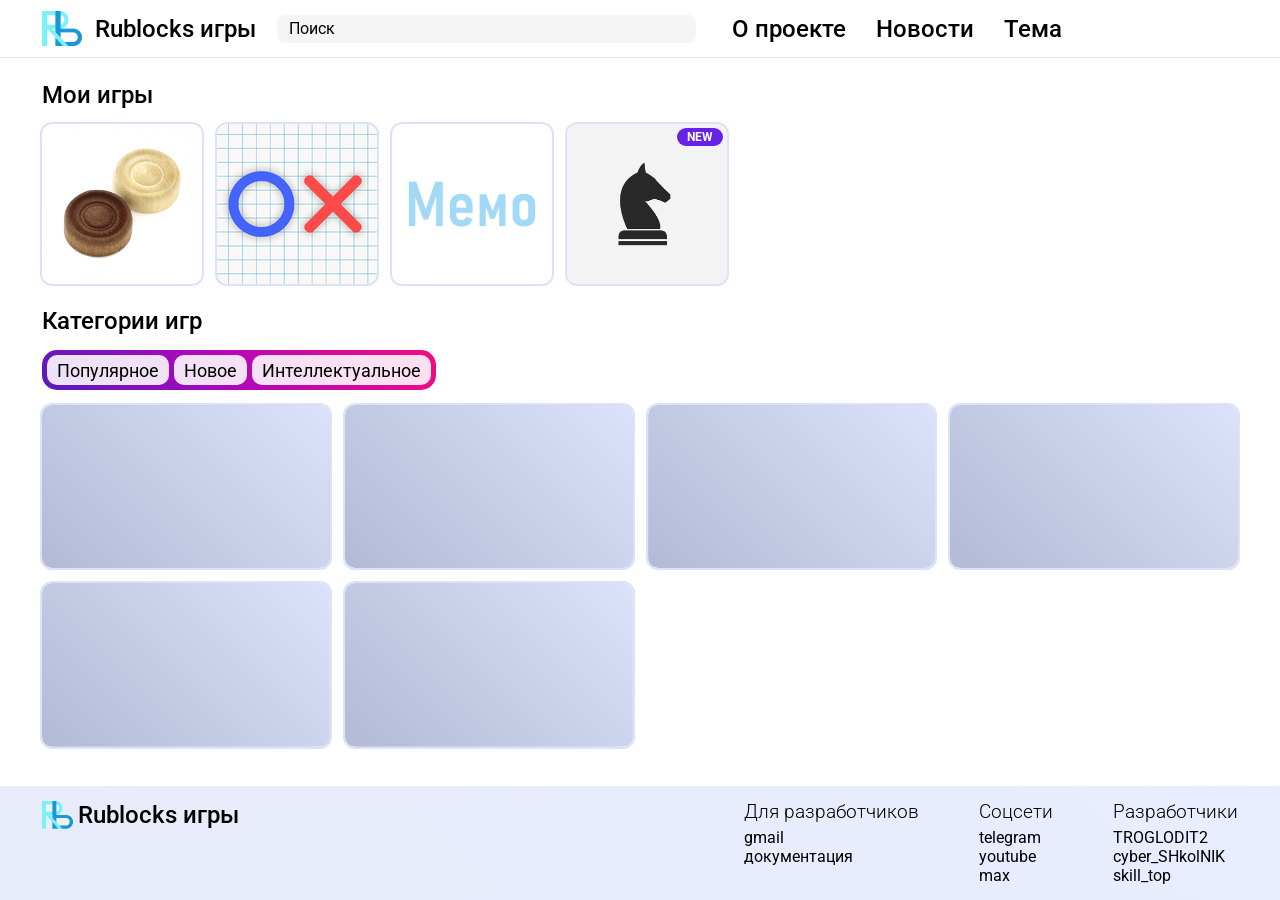
<file: index.html>
<!DOCTYPE html>
<html lang="en">
<head>
    <meta charset="UTF-8">
    <meta name="viewport" content="width=device-width, initial-scale=1.0">
    <title>Rublocks игры</title>
    <link rel="stylesheet" href="style.css">
    <link href="https://fonts.googleapis.com/css2?family=Roboto:ital,wght@0,100..900;1,100..900&display=swap" rel="stylesheet">
</head>
<body>
    <header>
        <nav class="main_navbar">
            <a class="logo_button" href="index.html">
                <img src="src/picture/Logo.png" alt="Логотип">
                <h2>Rublocks игры</h2>
            </a>
            <div class="search">
                <p>Поиск</p>
            </div>
            <div class="nav_div">
                <button class="nav_buttons about">О проекте</button>
                <button class="nav_buttons news">Новости</button>
                <button class="nav_buttons theme">Тема</button>
            </div>
        </nav>
        <nav class="mobile_navbar">
            <a class="logo_button" href="index.html">
                <img src="src/picture/Logo.png" alt="Логотип">
                <h2>Rublocks игры</h2>
            </a>
            <div class="open_menu">
                <span class="open_menu_line"></span>
                <span class="open_menu_line"></span>
                <span class="open_menu_line"></span>
            </div>
            <ul class="menu_items">
                <li>
                    <a href="index.html">Главная</a>
                </li>
                <li>
                    <a href="">О проекте</a>
                </li>
                <li>
                    <a href="news.html">Новости</a>
                </li>
            </ul>
        </nav>
    </header>
    <main>
        <div class="my_games">
            <h2>Мои игры</h2>
            <div class="games_list">
                <a class="game-link"><div class="game"></div></a>
                <a class="game-link"><div class="game"></div></a>
                <a class="game-link"><div class="game"></div></a>
                <a class="game-link"><div class="game"><div class="new_game">NEW</div></div></a>
            </div>
        </div>
        <div class="categories">
            <h2>Категории игр</h2>
            <div class="categories_background">
                <button class="buttons_categories">Популярное</button>
                <button class="buttons_categories">Новое</button>
                <button class="buttons_categories">Интеллектуальное</button>
            </div>
            <div class="collection">
                <div class="collection_game"></div>
                <div class="collection_game"></div>
                <div class="collection_game"></div>
                <div class="collection_game"></div>
                <div class="collection_game"></div>
                <div class="collection_game"></div>
            </div>
        </div>
        
        <div class="banner">Создай свою игру</div>
    </main>
    <footer>
        <div class="mini_logo">
            <img src="src/picture/Mini-logo.png" alt="">
            <h2>Rublocks игры</h2>
        </div>
        <div class="for_creators">
            <div class="section_creators">
                <h3>Для разработчиков</h3>
                <a href="">gmail</a>
                <a href="">документация</a>
            </div>
            <div class="section_creators">
                <h3>Соцсети</h3>
                <a href="">telegram</a>
                <a href="">youtube</a>
                <a href="">max</a>
            </div>
            <div class="section_creators">
                <h3>Разработчики</h3>
                <a href="https://github.com/TROGLODIT2">TROGLODIT2</a>
                <a href="https://github.com/shkolnik1234">cyber_SHkolNIK</a>
                <a href="https://github.com/tavrikka-lab">skill_top</a>
            </div>
        </div>
    </footer>
    <script src="script.js"></script>
</body>
</html>
</file>
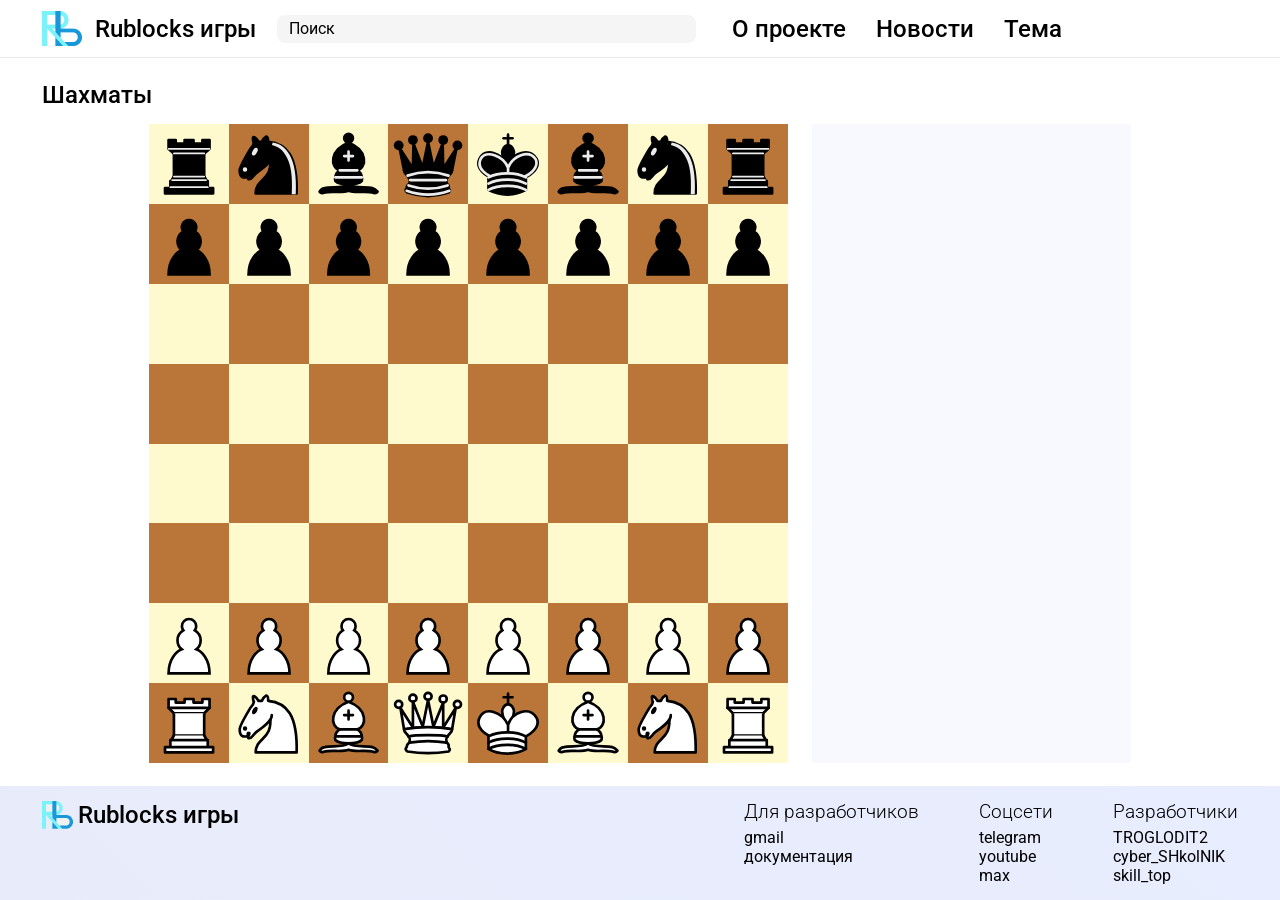
<file: chess_game.html>
<!DOCTYPE html>
<html lang="ru">
<head>
    <meta charset="UTF-8">
    <meta name="viewport" content="width=device-width, initial-scale=1.0">
    <title>Rublocks игры</title>
    <link rel="stylesheet" href="style.css">
    <link href="https://fonts.googleapis.com/css2?family=Roboto:ital,wght@0,100..900;1,100..900&display=swap" rel="stylesheet">
</head>
<body>
    <header>
        <nav class="main_navbar">
            <a class="logo_button" href="index.html">
                <img src="src/picture/Logo.png" alt="">
            <h2>Rublocks игры</h2>
            </a>
            <div class="search">
                <p>Поиск</p>
            </div>
            <div class="nav_div">
                <button class="nav_buttons about">О проекте</button>
                <button class="nav_buttons news">Новости</button>
                <button class="nav_buttons theme">Тема</button>
            </div>
        </nav>
        <nav class="mobile_navbar">
            <a class="logo_button" href="index.html">
                <img src="src/picture/Logo.png" alt="Логотип">
                <h2>Rublocks игры</h2>
            </a>
            <div class="open_menu">
                <span class="open_menu_line"></span>
                <span class="open_menu_line"></span>
                <span class="open_menu_line"></span>
            </div>
            <ul class="menu_items">
                <li>
                    <a href="index.html">Главная</a>
                </li>
                <li>
                    <a href="">О проекте</a>
                </li>
                <li>
                    <a href="news.html">Новости</a>
                </li>
            </ul>
        </nav>  
    </header>
    <main>
        <div class="result_window">
            <p class="result">Результат</p>
        </div>
        <div class="game_wrapper">
            <h2>Шахматы</h2>
            <div class="game_content">
                <div class="chess_board">
                    <div class="chess_modal">
                        <div class="modal_window">
                            <p>Выберите фигуру</p>
                            <div class="pieces_row">
                                <div class="chose_piece"></div>
                                <div class="chose_piece"></div>
                                <div class="chose_piece"></div>
                                <div class="chose_piece"></div>
                            </div>
                        </div>
                    </div>
                </div>
                <div class="chess_moves"></div>
            </div>
        </div>
    </main>
    <footer>
        <div class="mini_logo">
            <img src="src/picture/Mini-logo.png" alt="">
            <h2>Rublocks игры</h2>
        </div>
        <div class="for_creators">
            <div class="section_creators">
                <h3>Для разработчиков</h3>
                <a href="">gmail</a>
                <a href="">документация</a>
            </div>
            <div class="section_creators">
                <h3>Соцсети</h3>
                <a href="">telegram</a>
                <a href="">youtube</a>
                <a href="">max</a>
            </div>
            <div class="section_creators">
                <h3>Разработчики</h3>
                <a href="https://github.com/TROGLODIT2">TROGLODIT2</a>
                <a href="https://github.com/shkolnik1234">cyber_SHkolNIK</a>
                <a href="https://github.com/tavrikka-lab">skill_top</a>
            </div>
        </div>
    </footer>
    <script src="chess.js"></script>
</body>
</html>
</file>
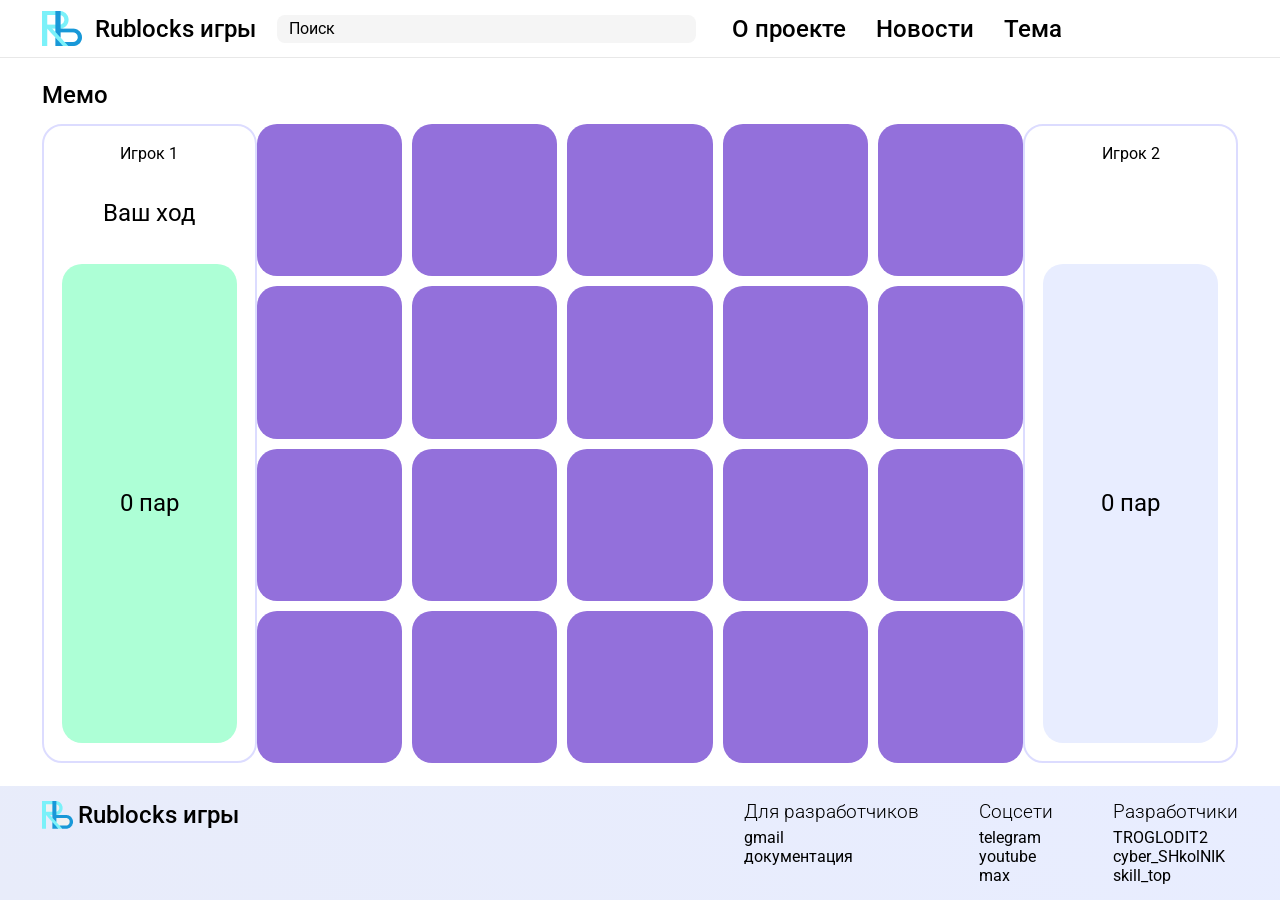
<file: memory_game.html>
<!DOCTYPE html>
<html lang="en">
<head>
    <meta charset="UTF-8">
    <meta name="viewport" content="width=device-width, initial-scale=1.0">
    <title>Rublocks игры</title>
    <link rel="stylesheet" href="style.css">
    <link href="https://fonts.googleapis.com/css2?family=Roboto:ital,wght@0,100..900;1,100..900&display=swap" rel="stylesheet">
</head>
<body>
    <header>
        <nav class="main_navbar">
            <a class="logo_button" href="index.html">
                <img src="src/picture/Logo.png" alt="Логотип">
                <h2>Rublocks игры</h2>
            </a>
            <div class="search">
                <p>Поиск</p>
            </div>
            <div class="nav_div">
                <button class="nav_buttons about">О проекте</button>
                <button class="nav_buttons news">Новости</button>
                <button class="nav_buttons theme">Тема</button>
            </div>
        </nav>
        <nav class="mobile_navbar">
            <a class="logo_button" href="index.html">
                <img src="src/picture/Logo.png" alt="Логотип">
                <h2>Rublocks игры</h2>
            </a>
            <div class="open_menu">
                <span class="open_menu_line"></span>
                <span class="open_menu_line"></span>
                <span class="open_menu_line"></span>
            </div>
            <ul class="menu_items">
                <li>
                    <a href="index.html">Главная</a>
                </li>
                <li>
                    <a href="">О проекте</a>
                </li>
                <li>
                    <a href="">Новости</a>
                </li>
            </ul>
        </nav>
    </header>
    <main>
        <div class="result_window">
            <p class="result">Результат</p>
        </div>
        <div class="memo">
            <h2>Мемо</h2>
            <div class="memo_game">
                <div class="memo_player first_player">
                    <p>Игрок 1</p>
                    <p class="turn_first">Ваш ход</p>
                    <div class="taken_cards">
                        <p>0 пар</p>
                    </div>
                </div>
        
                <div class="memo_cards"></div>
        
                <div class="memo_player second_player">
                    <p>Игрок 2</p>
                    <p class="turn_second">Ваш ход</p>
                    <div class="taken_cards">
                        <p>0 пар</p>
                    </div>
                </div>
            </div>
        </div>
    </main>
    <footer>
        <div class="mini_logo">
            <img src="src/picture/Mini-logo.png" alt="">
            <h2>Rublocks игры</h2>
        </div>
        <div class="for_creators">
            <div class="section_creators">
                <h3>Для разработчиков</h3>
                <a href="">gmail</a>
                <a href="">документация</a>
            </div>
            <div class="section_creators">
                <h3>Соцсети</h3>
                <a href="">telegram</a>
                <a href="">youtube</a>
                <a href="">max</a>
            </div>
            <div class="section_creators">
                <h3>Разработчики</h3>
                <a href="https://github.com/TROGLODIT2">TROGLODIT2</a>
                <a href="https://github.com/shkolnik1234">cyber_SHkolNIK</a>
                <a href="https://github.com/tavrikka-lab">skill_top</a>
            </div>
        </div>
    </footer>
    <script src="memory.js"></script>
</body>
</html>
</file>
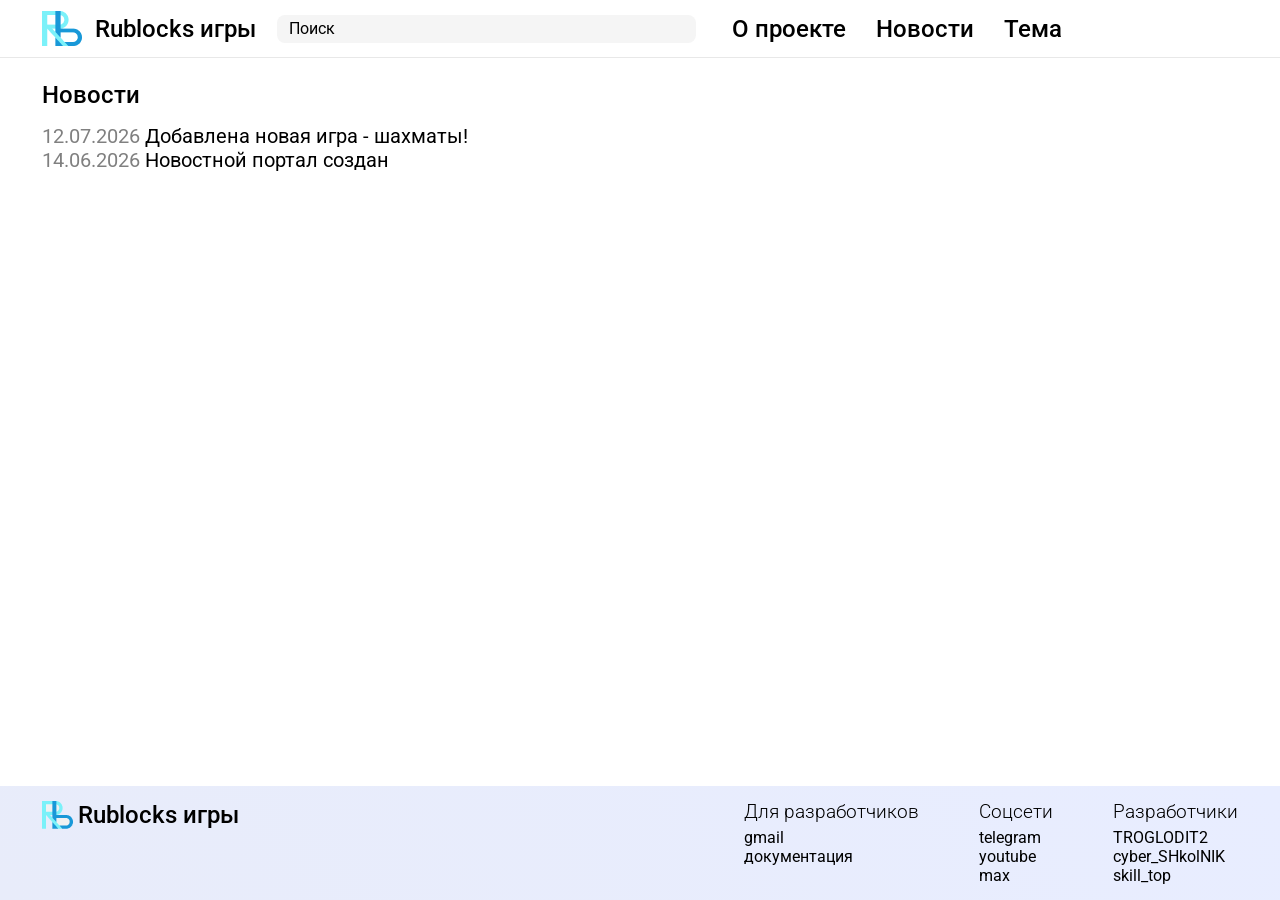
<file: news.html>
<!DOCTYPE html>
<html lang="en">
<head>
    <meta charset="UTF-8">
    <meta name="viewport" content="width=device-width, initial-scale=1.0">
    <title>Rublocks игры</title>
    <link rel="stylesheet" href="style.css">
    <link href="https://fonts.googleapis.com/css2?family=Roboto:ital,wght@0,100..900;1,100..900&display=swap" rel="stylesheet">
</head>
<body>
    <header>
        <nav class="main_navbar">
            <a class="logo_button" href="index.html">
                <img src="src/picture/Logo.png" alt="Логотип">
                <h2>Rublocks игры</h2>
            </a>
            <div class="search">
                <p>Поиск</p>
            </div>
            <div class="nav_div">
                <button class="nav_buttons about">О проекте</button>
                <button class="nav_buttons news">Новости</button>
                <button class="nav_buttons theme">Тема</button>
            </div>
        </nav>
        <nav class="mobile_navbar">
            <a class="logo_button" href="index.html">
                <img src="src/picture/Logo.png" alt="Логотип">
                <h2>Rublocks игры</h2>
            </a>
            <div class="open_menu">
                <span class="open_menu_line"></span>
                <span class="open_menu_line"></span>
                <span class="open_menu_line"></span>
            </div>
            <ul class="menu_items">
                <li>
                    <a href="index.html">Главная</a>
                </li>
                <li>
                    <a href="">О проекте</a>
                </li>
                <li>
                    <a href="news.html">Новости</a>
                </li>
            </ul>
        </nav>
    </header>
    <main>
        <div class="news_section">
            <h2>Новости</h2>
            <div class="news_list">
                <p class="news_text"><span>12.07.2026</span> Добавлена новая игра - шахматы!</p>
                <p class="news_text"><span>14.06.2026</span> Новостной портал создан</p>
            </div>
        </div>
    </main>
    <footer>
        <div class="mini_logo">
            <img src="src/picture/Mini-logo.png" alt="">
            <h2>Rublocks игры</h2>
        </div>
        <div class="for_creators">
            <div class="section_creators">
                <h3>Для разработчиков</h3>
                <a href="">gmail</a>
                <a href="">документация</a>
            </div>
            <div class="section_creators">
                <h3>Соцсети</h3>
                <a href="">telegram</a>
                <a href="">youtube</a>
                <a href="">max</a>
            </div>
            <div class="section_creators">
                <h3>Разработчики</h3>
                <a href="https://github.com/TROGLODIT2">TROGLODIT2</a>
                <a href="https://github.com/shkolnik1234">cyber_SHkolNIK</a>
                <a href="https://github.com/tavrikka-lab">skill_top</a>
            </div>
        </div>
    </footer>
</body>
</html>
</file>
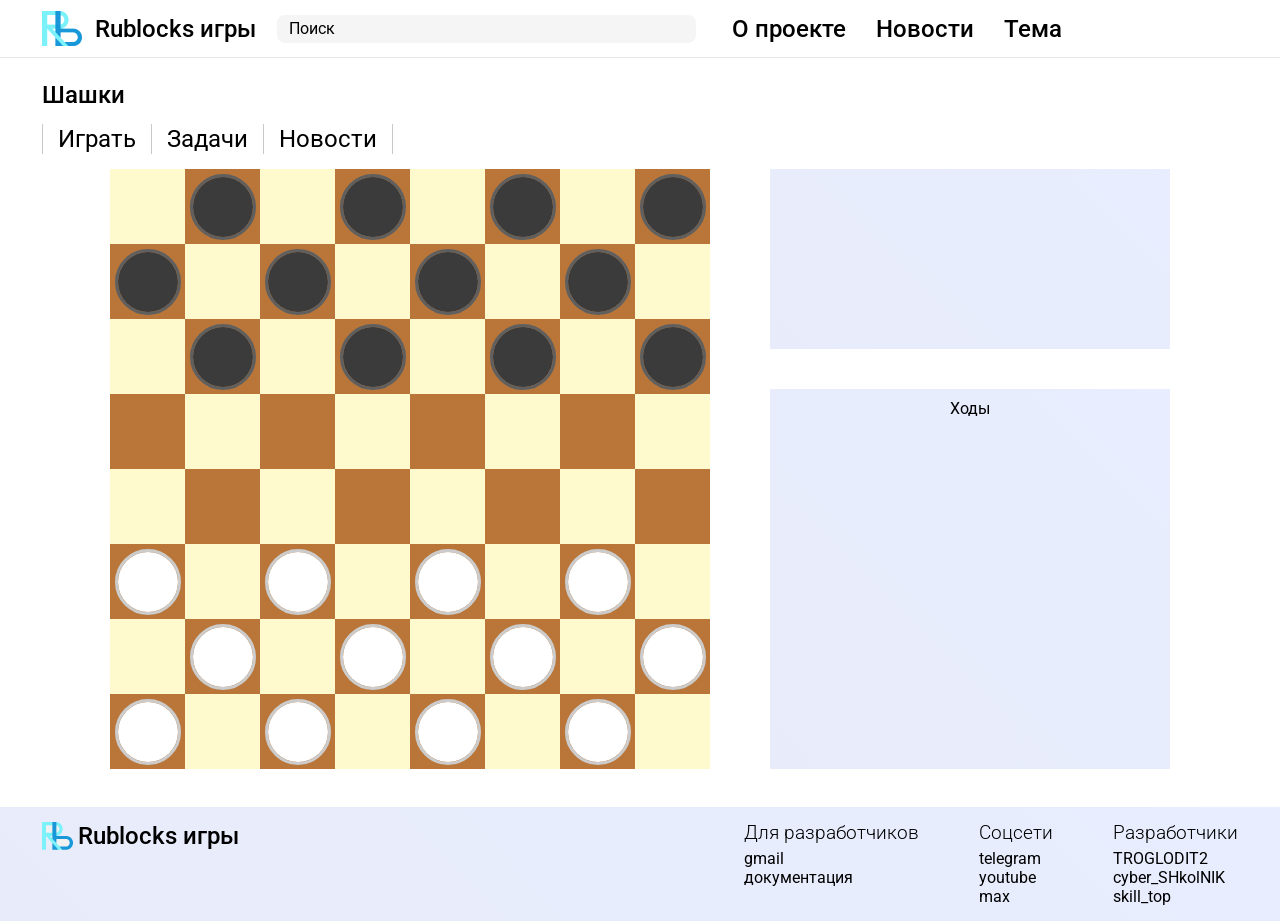
<file: shashki_game.html>
<!DOCTYPE html>
<html lang="ru">
<head>
    <meta charset="UTF-8">
    <meta name="viewport" content="width=device-width, initial-scale=1.0">
    <title>Rublocks игры</title>
    <link rel="stylesheet" href="style.css">
    <link href="https://fonts.googleapis.com/css2?family=Roboto:ital,wght@0,100..900;1,100..900&display=swap" rel="stylesheet">
</head>
<body>
    <header>
        <nav class="main_navbar">
            <a class="logo_button" href="index.html">
                <img src="src/picture/Logo.png" alt="">
            <h2>Rublocks игры</h2>
            </a>
            <div class="search">
                <p>Поиск</p>
            </div>
            <div class="nav_div">
                <button class="nav_buttons about">О проекте</button>
                <button class="nav_buttons news">Новости</button>
                <button class="nav_buttons theme">Тема</button>
            </div>
        </nav>
        <nav class="mobile_navbar">
            <a class="logo_button" href="index.html">
                <img src="src/picture/Logo.png" alt="Логотип">
                <h2>Rublocks игры</h2>
            </a>
            <div class="open_menu">
                <span class="open_menu_line"></span>
                <span class="open_menu_line"></span>
                <span class="open_menu_line"></span>
            </div>
            <ul class="menu_items">
                <li>
                    <a href="index.html">Главная</a>
                </li>
                <li>
                    <a href="">О проекте</a>
                </li>
                <li>
                    <a href="news.html">Новости</a>
                </li>
            </ul>
        </nav>  
    </header>
    <main>
        <div class="result_window">
            <p class="result">Результат</p>
        </div>
        <div class="shashki">
            <h2>Шашки</h2>
            <div class="nav_chess">
                <button class="nav_chess_button nav_play">Играть</button>
                <button class="nav_chess_button nav_tasks">Задачи</button>
                <button class="nav_chess_button nav_news">Новости</button>
            </div>
            <div class="shashki_game">
                <div class="board"></div>
                <div class="info_game">
                    <div class="players"></div>
                    <div class="moves">
                        <table>
                            <caption style="margin-bottom: 10px;">Ходы</caption>
                            <!-- <tr>
                                <td class="table_number">1</td>
                                <td class="table_move">e4</td>
                                <td class="table_move">e5</td>
                            </tr> -->
                        </table>
                    </div>
                </div>
            </div>
        </div>
    </main>
    <footer>
        <div class="mini_logo">
            <img src="src/picture/Mini-logo.png" alt="">
            <h2>Rublocks игры</h2>
        </div>
        <div class="for_creators">
            <div class="section_creators">
                <h3>Для разработчиков</h3>
                <a href="">gmail</a>
                <a href="">документация</a>
            </div>
            <div class="section_creators">
                <h3>Соцсети</h3>
                <a href="">telegram</a>
                <a href="">youtube</a>
                <a href="">max</a>
            </div>
            <div class="section_creators">
                <h3>Разработчики</h3>
                <a href="https://github.com/TROGLODIT2">TROGLODIT2</a>
                <a href="https://github.com/shkolnik1234">cyber_SHkolNIK</a>
                <a href="https://github.com/tavrikka-lab">skill_top</a>
            </div>
        </div>
    </footer>
    <script src="shashki.js"></script>
</body>
</html>
</file>
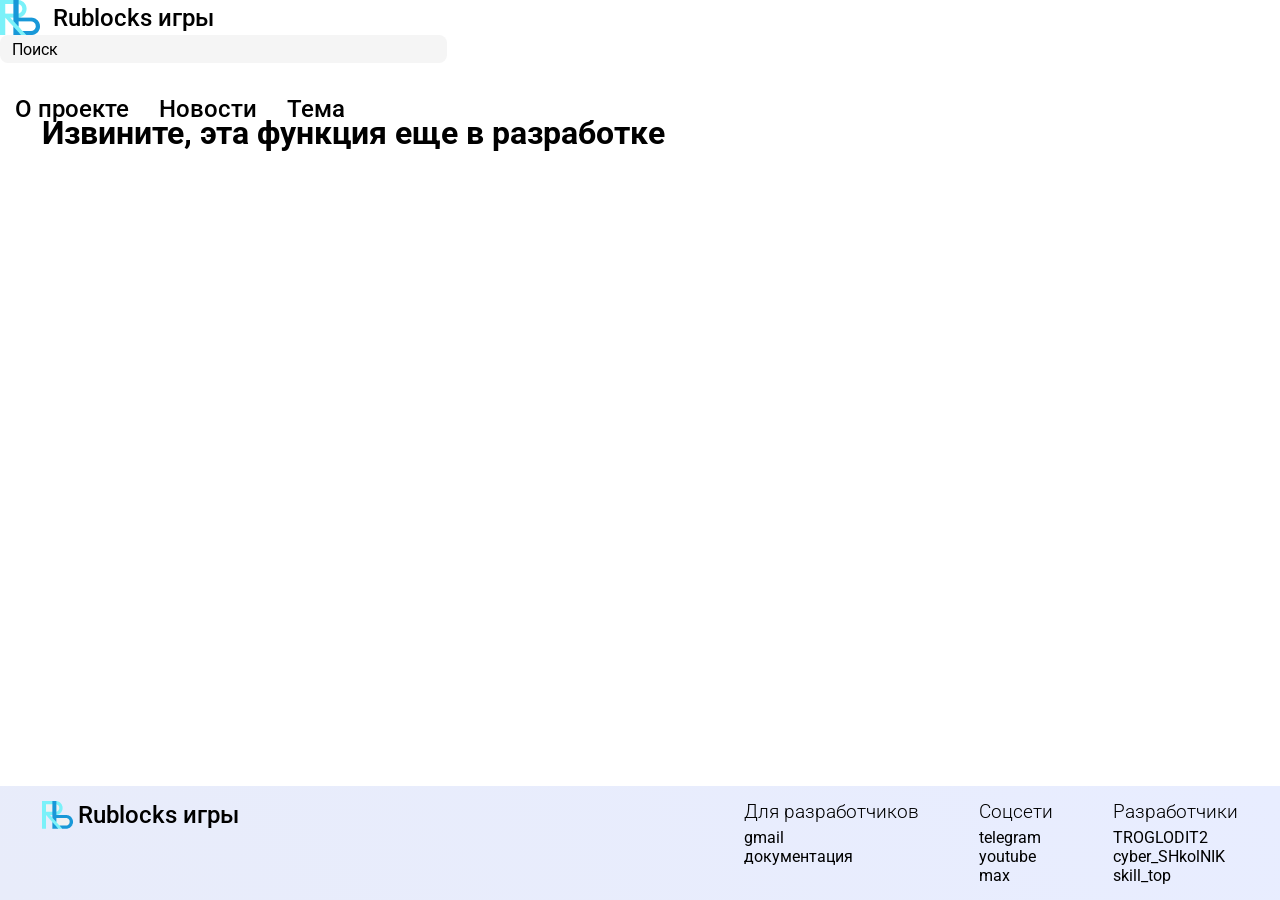
<file: v_razrabotke.html>
<!DOCTYPE html>
<html lang="en">
<head>
    <meta charset="UTF-8">
    <meta name="viewport" content="width=device-width, initial-scale=1.0">
    <title>Rublocks игры</title>
    <link rel="stylesheet" href="style.css">
    <link href="https://fonts.googleapis.com/css2?family=Roboto:ital,wght@0,100..900;1,100..900&display=swap" rel="stylesheet">
</head>
<body>
    <header>
        <a class="logo_button" href="index.html">
            <img src="src/picture/Logo.png" alt="">
        <h2>Rublocks игры</h2>
        </a>
        <div class="search">
            <p>Поиск</p>
        </div>
        <div class="nav_div">
            <button class="nav_buttons about">О проекте</button>
            <button class="nav_buttons news">Новости</button>
            <button class="nav_buttons theme">Тема</button>
        </div>
    </header>
    <main>
        <h1>Извините, эта функция еще в разработке</h1>
    </main>
    <footer>
        <div class="mini_logo">
            <img src="src/picture/Mini-logo.png" alt="">
            <h2>Rublocks игры</h2>
        </div>
        <div class="for_creators">
            <div class="section_creators">
                <h3>Для разработчиков</h3>
                <a href="">gmail</a>
                <a href="">документация</a>
            </div>
            <div class="section_creators">
                <h3>Соцсети</h3>
                <a href="">telegram</a>
                <a href="">youtube</a>
                <a href="">max</a>
            </div>
            <div class="section_creators">
                <h3>Разработчики</h3>
                <a href="https://github.com/TROGLODIT2">TROGLODIT2</a>
                <a href="https://github.com/shkolnik1234">cyber_SHkolNIK</a>
                <a href="https://github.com/tavrikka-lab">skill_top</a>
            </div>
        </div>
    </footer>
    <script src="script.js"></script>
</body>
</html>
</file>
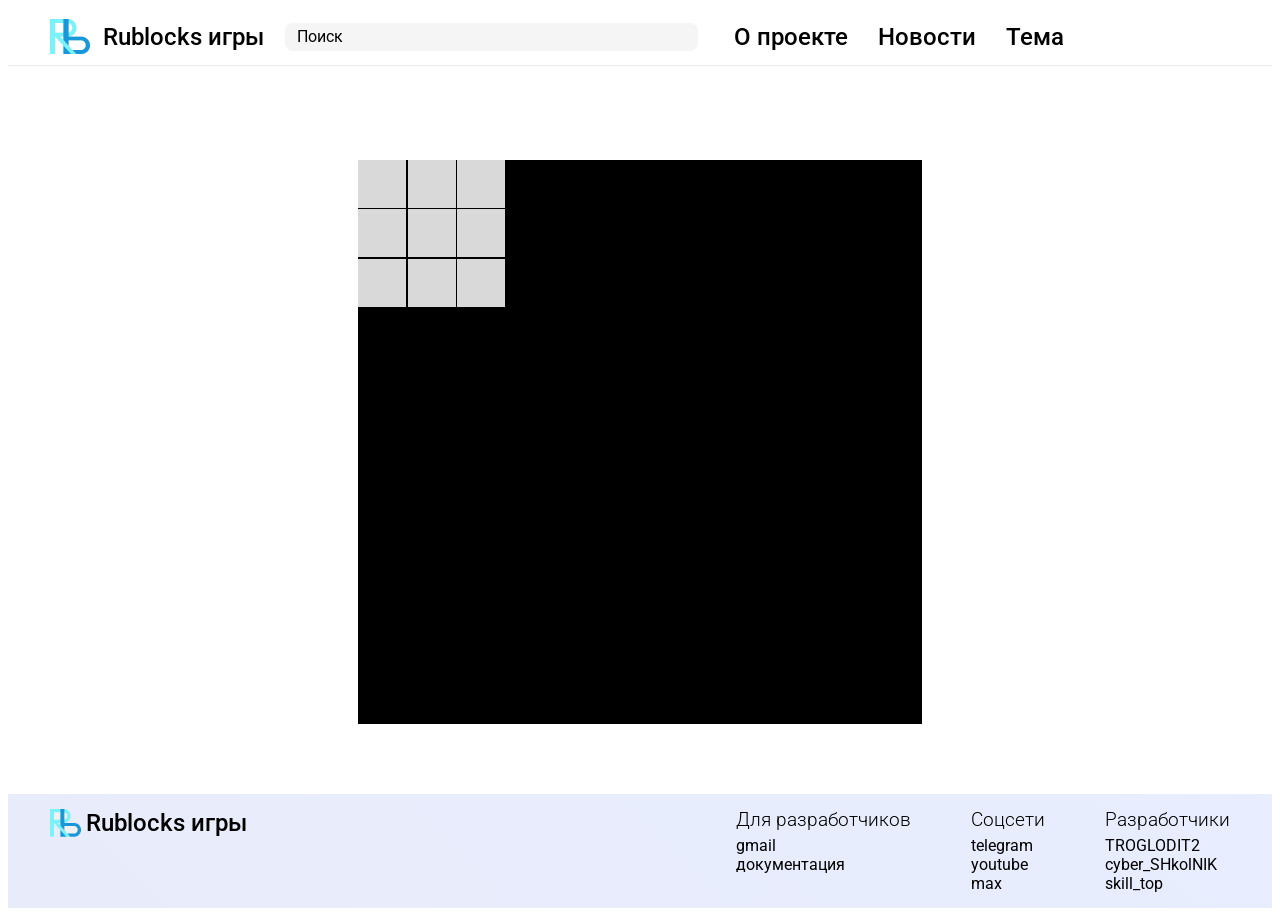
<file: games/krestiki-noliki-2.0/krestiki-noliki-2.0.html>
<!DOCTYPE html>
<html lang="en">
<head>
    <meta charset="UTF-8">
    <meta name="viewport" content="width=device-width, initial-scale=1.0">
    <title>Rublocks игры: Крестики-нолики</title>
    <link rel="stylesheet" href="krestiki-noliki-2.0.css">
    <link href="https://fonts.googleapis.com/css2?family=Roboto:ital,wght@0,100..900;1,100..900&display=swap" rel="stylesheet">
</head>
<body>
    <header>
        <nav class="main_navbar">
            <a class="logo_button" href="index.html">
                <img src="https://troglodit2.github.io/main_project/src/picture/Logo.png" alt="Логотип">
                <h2>Rublocks игры</h2>
            </a>
            <div class="search">
                <p>Поиск</p>
            </div>
            <div class="nav_div">
                <button class="nav_buttons about">О проекте</button>
                <button class="nav_buttons news">Новости</button>
                <button class="nav_buttons theme">Тема</button>
            </div>
        </nav>
        <nav class="mobile_navbar">
            <a class="logo_button" href="index.html">
                <img src="https://troglodit2.github.io/main_project/src/picture/Logo.png" alt="Логотип">
                <h2>Rublocks игры</h2>
            </a>
            <div class="open_menu">
                <span class="open_menu_line"></span>
                <span class="open_menu_line"></span>
                <span class="open_menu_line"></span>
            </div>
            <ul class="menu_items">
                <li>
                    <a href="index.html">Главная</a>
                </li>
                <li>
                    <a href="">О проекте</a>
                </li>
                <li>
                    <a href="">Новости</a>
                </li>
            </ul>
        </nav>
    </header>
    <main>
        <div class=" board big_board">
            <div class="board small_board" id="board-1">
                <div class="win-line" id="line-1"></div>
                <div class="win-line" id="line-2"></div>
                <div class="win-line" id="line-3"></div>
                <div class="win-line" id="line-4"></div>
                <div class="win-line" id="line-5"></div>
                <div class="win-line" id="line-6"></div>
                <div class="win-line" id="line-7"></div>
                <div class="win-line" id="line-8"></div>
                <div class="win_text"></div>
            </div>
            
        </div>
    </main>
    <footer>
        <div class="mini_logo">
            <img src="https://troglodit2.github.io/main_project/src/picture/Mini-logo.png" alt="">
            <h2>Rublocks игры</h2>
        </div>
        <div class="for_creators">
            <div class="section_creators">
                <h3>Для разработчиков</h3>
                <a href="">gmail</a>
                <a href="">документация</a>
            </div>
            <div class="section_creators">
                <h3>Соцсети</h3>
                <a href="">telegram</a>
                <a href="">youtube</a>
                <a href="">max</a>
            </div>
            <div class="section_creators">
                <h3>Разработчики</h3>
                <a href="https://github.com/TROGLODIT2">TROGLODIT2</a>
                <a href="https://github.com/shkolnik1234">cyber_SHkolNIK</a>
                <a href="https://github.com/tavrikka-lab">skill_top</a>
            </div>
        </div>
    </footer>
    <script src="krestiki-noliki-2.0.js"></script>
</body>
</html>
</file>
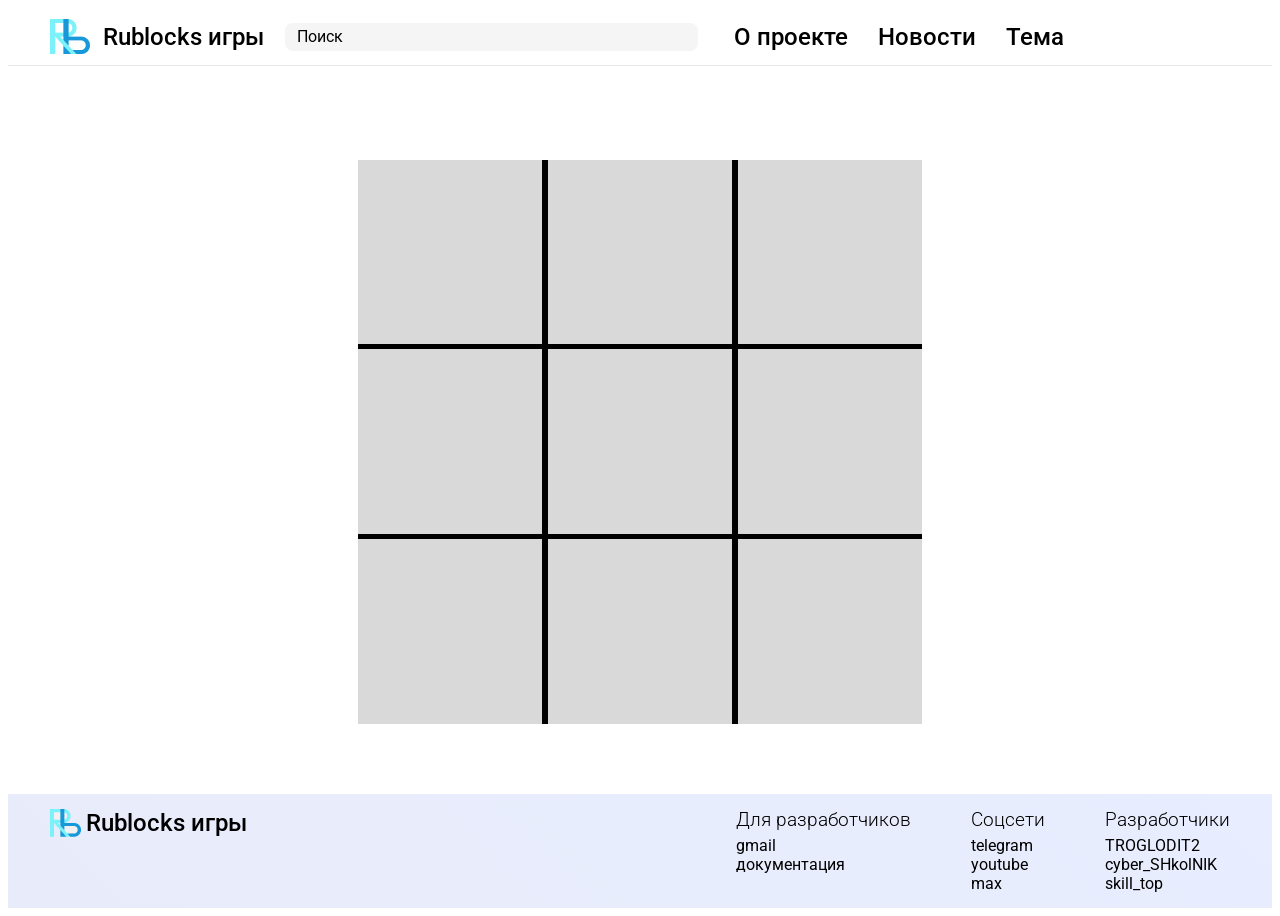
<file: games/krestiki-noliki/krestiki-noliki.html>
<!DOCTYPE html>
<html lang="en">
<head>
    <meta charset="UTF-8">
    <meta name="viewport" content="width=device-width, initial-scale=1.0">
    <title>Rublocks игры: Крестики-нолики</title>
    <link rel="stylesheet" href="krestiki-noliki.css">
    <link href="https://fonts.googleapis.com/css2?family=Roboto:ital,wght@0,100..900;1,100..900&display=swap" rel="stylesheet">
</head>
<body>
    <header>
        <nav class="main_navbar">
            <a class="logo_button" href="index.html">
                <img src="https://troglodit2.github.io/main_project/src/picture/Logo.png" alt="Логотип">
                <h2>Rublocks игры</h2>
            </a>
            <div class="search">
                <p>Поиск</p>
            </div>
            <div class="nav_div">
                <button class="nav_buttons about">О проекте</button>
                <button class="nav_buttons news">Новости</button>
                <button class="nav_buttons theme">Тема</button>
            </div>
        </nav>
        <nav class="mobile_navbar">
            <a class="logo_button" href="index.html">
                <img src="https://troglodit2.github.io/main_project/src/picture/Logo.png" alt="Логотип">
                <h2>Rublocks игры</h2>
            </a>
            <div class="open_menu">
                <span class="open_menu_line"></span>
                <span class="open_menu_line"></span>
                <span class="open_menu_line"></span>
            </div>
            <ul class="menu_items">
                <li>
                    <a href="index.html">Главная</a>
                </li>
                <li>
                    <a href="">О проекте</a>
                </li>
                <li>
                    <a href="">Новости</a>
                </li>
            </ul>
        </nav>
    </header>
    <main>
        <div class="board">
            <div class="win-line" id="line-1"></div>
            <div class="win-line" id="line-2"></div>
            <div class="win-line" id="line-3"></div>
            <div class="win-line" id="line-4"></div>
            <div class="win-line" id="line-5"></div>
            <div class="win-line" id="line-6"></div>
            <div class="win-line" id="line-7"></div>
            <div class="win-line" id="line-8"></div>
            <div class="win_text"></div>
        </div>
    </main>
    <footer>
        <div class="mini_logo">
            <img src="https://troglodit2.github.io/main_project/src/picture/Mini-logo.png" alt="">
            <h2>Rublocks игры</h2>
        </div>
        <div class="for_creators">
            <div class="section_creators">
                <h3>Для разработчиков</h3>
                <a href="">gmail</a>
                <a href="">документация</a>
            </div>
            <div class="section_creators">
                <h3>Соцсети</h3>
                <a href="">telegram</a>
                <a href="">youtube</a>
                <a href="">max</a>
            </div>
            <div class="section_creators">
                <h3>Разработчики</h3>
                <a href="https://github.com/TROGLODIT2">TROGLODIT2</a>
                <a href="https://github.com/shkolnik1234">cyber_SHkolNIK</a>
                <a href="https://github.com/tavrikka-lab">skill_top</a>
            </div>
        </div>
    </footer>
    <script src="krestiki-noliki.js"></script>
</body>
</html>
</file>
<file: style.css>
body *  {
    /*outline: 1px dotted blueviolet;
    outline-offset: -1px;*/
    margin: 0;
    padding: 0;
    font-family: Roboto;
}

body {
    display: flex;
    flex-direction: column;
    justify-content: space-between;
    height: 100vh;
    margin: 0;
    padding: 0;
}
h2 {
    font-weight: 500;
}

h3 {
    font-weight: 300;
}

a {
    text-decoration: none;
    color: black;
}

.search {
    width: 34%;
    height: 28px;
    border-radius: 8px;
    background-color: #F5F5F5; 
    display: flex;
    justify-content: flex-start;
    align-items: center;
    padding-left: 12px;
}

header {
    width: 100%;
}

.main_navbar {
    display: flex;
    gap: 21px;
    align-items: center;
    height: 57px;
    padding-left: 42px;
    padding-right: 42px;
    border-bottom: 1px solid #e8e8e8;
}

.mobile_navbar {
    display: none;
    padding: 0 5vw;
    align-items: center;
    justify-content: space-between;
    position: relative;
}

.open_menu {
    height: 44px;
    width: 44px;
    display: flex;
    flex-direction: column;
    justify-content: space-around;
}

.open_menu_line {
    width: 100%;
    height: 3px;
    background-color: black;
}

.menu_items {
    position: absolute;
    top: 100%;
    left: 0;
    list-style-type: none;
    background-color: white;
    width: 100%;
    padding: 1em 5vw;
    display: none;
    z-index: 2;
}

.menu_items li {
    margin: 5px 0;
}

.logo_button {
    display: flex;
    align-items: center;
    gap: 13px;
}

.nav_div {
    height: 100%;
    display: flex;
}

.nav_buttons {
    border: none;
    font-size: 24px;
    font-weight: 500;
    height: 100%;
    background-color: white;
    padding-left: 15px;
    padding-right: 15px;
}

.nav_buttons:hover {
    background-color: rgb(235, 235, 235);
}

main {
    padding: 23px 42px;
    flex-grow: 1;
}

.games_list {
    display: flex;
    justify-content: flex-start;
    gap: 15px;
    margin-top: 15px;
}

/*.game {
    width: 131px;
    height: 131px;
    background-color: #fafafa;
    border-radius: 10px;
}*/

.game {
    width: 160px;
    height: 160px;
    background-image: linear-gradient(45deg, #b2bad6, #dce2fa);
    border-radius: 10px;
    transition-property: outline;
    transition-duration: 0.4s;
    outline: 2px solid #dce2fa;
    background-position: center;
    position: relative;
}

/*Заменить на дочерний элемент позже*/
/* .game::before {
    content: "i";
    font-size: 18px;
    color: rgb(103, 34, 231);
    background-color: white;
    outline: 2px solid rgb(103, 34, 231);
    outline-offset: -2px;
    position: absolute;
    top: 4px;
    left: calc(100% - 28px);
    width: 24px;
    height: 24px;
    display: none;
    align-items: center;
    justify-content: center;
    border-radius: 12px;
    pointer-events: all;
}

.game:hover::before {
    display: flex;
} */

.game:hover {
    transition-property: outline;
    transition-duration: 0.5s;
    outline: 2px solid rgb(103, 34, 231);
}

.new_game {
    font-size: 12px;
    font-weight: bold;
    color: white;
    background-color: rgb(103, 34, 231);
    width: fit-content;
    padding: 2px 10px;
    border-radius: 10px;
    float: right;
    margin: 4px;
}

.categories {
    padding-top: 23px;
}

.categories_background {
    height: 30px;
    margin-top: 15px;
    border-radius: 15px;
    padding: 5px;
    background-image: linear-gradient(45deg, #591abd, #b507b8, #f50c7d);
    width: fit-content;
    max-width: 100%;
    display: flex;
    gap: 5px;
}

.buttons_categories {
    border: none;
    border-radius: 10px;
    font-size: 18px;
    height: 100%;
    transition-property: background-color;
    transition-duration: 0.4s;
    background-color: #ffffffdf;
    padding-left: 10px;
    padding-right: 10px;
}

.buttons_categories:hover {
    transition-property: background-color;
    transition-duration: 0.5s;
    background-color: #fffffff8;
}


.collection {
    margin-top: 15px;
    gap: 15px;
    /* display: flex;
    justify-content: space-between; */
    display: grid;
    grid-template-columns: repeat(auto-fit, minmax(250px, 1fr));
}

.collection_game {
    /* width: 300px;
    height: 170px; */
    aspect-ratio: 1.76/1;
    background-image: linear-gradient(45deg, #b2bad6, #dce2fa);
    border-radius: 10px;
    transition-property: outline;
    transition-duration: 0.4s;
    outline: 2px solid #dce2fa;
    background-position: center;
}

.collection_game:hover {
    transition-property: outline;
    transition-duration: 0.5s;
    outline: 2px solid rgb(103, 34, 231);
}

.banner {
    display: none;
    margin-top: 23px;
    width: 35%;
    min-width: 250px;
    aspect-ratio: 1.76/1;
    border-radius: 20px;
    box-sizing: border-box;
    color: white;
    font-weight: normal;
    font-size: 3em;
    padding: 2%;
    position: relative;
    background: rgba(0, 0, 0, 0.3);
    overflow: hidden;
}

.banner::before {
    content: "";
    position: absolute;
    top: 0;
    left: 0;
    width: 100%;
    height: 100%;
    z-index: -1;
    background-image: url('src/picture/banner_1.jpg');
    background-position: center;
    background-size: contain;
    transition-property: transform;
    transition-duration: 0.4s;
}

.banner:hover::before {
    transform: scale(1.05);
}

footer {
    padding-top: 15px;
    padding-bottom: 15px;
    padding-left: 42px;
    padding-right: 42px;
    display: flex;
    align-items: flex-start;
    justify-content: space-between;
    /*background-color: #e8ecfa;*/
    background-image: linear-gradient(45deg, #e8ecfa, #e8edff);
}

.for_creators {
    display: flex;
    justify-content: space-between;
    gap: 60px;
   
}

.section_creators {
    display: flex;
    flex-direction: column;
}

.section_creators h3 {
    margin-bottom: 5px;
}

.mini_logo {
    display: flex;
    gap: 5px;
}

.nav_chess {
    margin-top: 15px;
    display: flex;

}

.nav_chess_button {
    border: none;
    background-color: white;
    padding-left: 15px;
    padding-right: 15px;
    height: 30px;
    font-size: 24px;
    font-weight: 400;
}

.nav_play {
    border-right: 1px solid rgb(201, 201, 201);
    border-left: 1px solid rgb(201, 201, 201);
}

.nav_tasks {
    border-right: 1px solid rgb(201, 201, 201);
}

.nav_news {
    border-right: 1px solid rgb(201, 201, 201);
}

.shashki_game {
    margin-top: 15px;
    margin-bottom: 15px;
    display: flex;
    justify-content: center;
    align-items: center;
    gap: 60px;
}

.board {
    width: 600px;
    aspect-ratio: 1/1;
    display: grid;
    grid-template-columns: repeat(8, 1fr);
    grid-template-rows: repeat(8, 1fr);
    background-color: #e8e8e8;
}

.info_game {
    width: 400px;
    height: 600px;
    display: flex;
    flex-direction: column;
    justify-content: space-between;
}

.players {
    height: 30%;
    background-image: linear-gradient(45deg, #e8ecfa, #e8edff);
}

.moves {
    height: 60%;
    background-image: linear-gradient(45deg, #e8ecfa, #e8edff);
    padding: 10px;
    overflow-y: auto;
}

.moves table {
    width: 100%;
}

.table_number {
    padding: 10px;
    width: 15%;
    background-color: #fafbff;
    text-align: center;
}

.table_move {
    background-color: #ffffff;
    padding: 10px;
    width: 42.5%;
}


.white {
    background-color: #ffface;
    display: flex;
    justify-content: center;
    align-items: center;
}

.black {
    background-color: rgb(185, 118, 56);
    display: flex;
    justify-content: center;
    align-items: center;
}

.checker_white {
    background-color: white;
    width: 80%;
    height: 80%;
    border-radius: 50%;
    outline: 3px solid rgb(204, 204, 204);
}

.checker_black {
    background-color: rgb(59, 59, 59);
    width: 80%;
    height: 80%;
    border-radius: 50%;
    outline: 3px solid rgb(95, 95, 95);
}

.move_cell {
    background-color: #85df5c;
}

.king {
    outline: 3px solid rgb(255, 251, 39)
}

.result_window {
    width: 300px;
    height: 5em;
    border-radius: 1em;
    border: 3px solid #cfd9ff;
    background-color: white;
    display: none;
    justify-content: center;
    align-items: center;
    position: absolute;
    top: 50%;
    left: 50%;
    transform: translate(-50%, -50%);
    z-index: 21;
}

.memo {
    height: 100%;
    display: flex;
    flex-direction: column;
}

.memo_game {
    margin-top: 15px;
    display: flex;
    justify-content: space-between;
    align-items: center;
    flex-grow: 1;
}

.memo_cards {
    aspect-ratio: 1.2/1;
    height: 100%;
    border-radius: 20px;
    display: grid;
    grid-template-columns: repeat(5, 1fr);
    grid-template-rows: repeat(4, 1fr);
    gap: 10px;
    box-sizing: border-box;
    /* padding: 20px; */
    /* box-shadow: 0px 0px 40px 0px rgb(220, 220, 255);
    outline: 2px solid rgb(220, 220, 255);
    outline-offset: -2px; */
}

.memo_card {
    border-radius: 20px;
    position: relative;
    perspective: 400px;
}

.card_front {
    width: 100%;
    height: 100%;
    border-radius: 20px;
    position: absolute;
    background-color: mediumpurple;
    backface-visibility: hidden;
    transition-property: transform;
    transition-duration: 0.8s;
    transition-timing-function: ease;
    transform: rotateY(0deg);
}

.card_behind {
    width: 100%;
    height: 100%;
    border-radius: 20px;
    position: absolute;
    backface-visibility: hidden;
    pointer-events: none;
    transition-property: transform;
    transition-timing-function: ease;
    transition-duration: 0.8s;
    transform: rotateY(180deg);
}

/* .memo_card:hover .card_front {
    transform: rotateY(180deg);
}

.memo_card:hover .card_behind {
    transform: rotateY(360deg);
} */


.memo_player {
    width: 20%;
    height: 100%;
    display: flex;
    flex-direction: column;
    align-items: center;
    justify-content: space-between;
    padding: 20px;
    border-radius: 20px;
    box-sizing: border-box;
    outline: 2px solid rgb(220, 220, 255);
    outline-offset: -2px;
    /* box-shadow: 0px 0px 40px 0px rgb(220, 220, 255); */
}

.taken_cards {
    background-color: #e8edff;
    width: 100%;
    height: 80%;
    border-radius: 20px;
    box-sizing: border-box;
    padding: 10px;
    display: flex;
    justify-content: center;
    align-items: center;
    font-size: 24px;
}

.turn_first {
    font-size: 24px;
}

.turn_second {
    font-size: 24px;
    display: none;
}

.news_list {
    margin-top: 15px;
}

.news_text {
    font-size: 20px;
}

.news_text span {
    color: grey;
}

.game_wrapper {
    height: 100%;
    min-height: 500px;
    display: flex;
    flex-direction: column;
}

.game_content {
    box-sizing: border-box;
    margin-top: 15px;
    flex-grow: 1;
    display: flex;
    justify-content: center;
    align-items: center;
    gap: 2%;
}

.chess_board {
    height: 100%;
    aspect-ratio: 1/1;
    background-color: ghostwhite;
    display: grid;
    grid-template-columns: repeat(8, 1fr);
    grid-template-rows: repeat(8, 1fr);
    position: relative;
}

.chess_moves {
    height: 100%;
    aspect-ratio: 1/2;
    background-color: ghostwhite;
}

.chess_piece {
    pointer-events: none;
    width: 100%;
    height: 100%;
    background-size: cover;
}

.cell {
    position: relative;
}

.move_marker {
    position: absolute;
    top: 50%;
    left: 50%;
    transform: translate(-50%, -50%);
    width: 30%;
    height: 30%;
    border-radius: 50%;
    background-color: rgba(97, 173, 67, 0.8);
    pointer-events: none;
}

.chess_modal {
    position: absolute;
    top: 0;
    left: 0;
    width: 100%;
    height: 100%;
    z-index: 2;
    display: none;
    align-items: center;
    justify-content: center;
}

.modal_window {
    background-color: white;
    width: 80%;
    display: flex;
    flex-direction: column;
    gap: 15px;
    align-items: center;
    font-size: 32px;
    user-select: none;
    box-sizing: border-box;
    padding: 15px;
}

.pieces_row {
    width: 100%;
    aspect-ratio: 4/1;
    display: flex;
}

.chose_piece {
    height: 100%;
    aspect-ratio: 1/1;
    background: linear-gradient(45deg, rgb(111, 242, 252), rgb(43, 111, 201));
}

@media (max-width: 768px) {
    .main_navbar {
        display: none;
    }

    .mobile_navbar {
        display: flex;
    }

    footer {
        flex-direction: column;
        gap: 25px;
        padding: 15px 5vw;
    }

    .for_creators {
        flex-direction: column;
        gap: 20px;
    }

    .shashki_game {
        flex-direction: column;
    }

    .board {
        width: 90vw;
    }

    .info_game {
        width: 90vw;
        gap: 10vw;
        height: auto;
    }

    .shashki_game {
        margin: 10vw;
    }

    main {
        padding: 15px 5vw;
        flex-grow: 1s;
    }

    .checker_white {
        outline: 2px solid rgb(204, 204, 204)
    }

    .checker_black {
        outline: 2px solid rgb(95, 95, 95);
    }

    .king {
        outline: 2px solid rgb(255, 251, 39)
    }

    .moves {
        max-height: 300px;
    }

    .game {
        outline-offset: -2px;
    }

    .categories_background {
        /* width: 100%; */
        overflow-x: auto;
        scrollbar-width: none;
    }

    .games_list {
        overflow-x: auto;
        scrollbar-width: none;
    }

    .memo_game {
        flex-direction: column;
        gap: 20px;
    }

    .memo_player {
        width: 100%;
        height: 180px;
    }

    .memo_cards {
        width: 100%;
        height: auto;
        grid-template-columns: repeat(4, 1fr);
        grid-template-rows: repeat(5, 1fr);
        aspect-ratio: 1/1;
    }

    .taken_cards {
        height: 90px;
    }

    .card_front {
        border-radius: 10px;
    }

    .card_behind {
        border-radius: 10px;
    }

    .game_content {
        flex-direction: column;
        gap: 15px;
    }

    .chess_board {
        height: auto;
        width: 100%;
    }

    .chess_moves {
        width: 100%;
        aspect-ratio: auto;
    }

    .modal_window {
        gap: 10px;
        font-size: 22px;
        padding: 10px;
    }
}
</file>
<file: games/krestiki-noliki-2.0/krestiki-noliki-2.0.css>
body *  {
    /*outline: 1px dotted blueviolet;
    outline-offset: -1px;*/
    margin: 0;
    padding: 0;
    font-family: Roboto;
}

body {
    display: flex;
    flex-direction: column;
    justify-content: space-between;
    height: 100vh;
}
h2 {
    font-weight: 500;
}

h3 {
    font-weight: 300;
}

a {
    text-decoration: none;
    color: black;
}

.search {
    width: 34%;
    height: 28px;
    border-radius: 8px;
    background-color: #F5F5F5; 
    display: flex;
    justify-content: flex-start;
    align-items: center;
    padding-left: 12px;
}

header {
    width: 100%;
}

.main_navbar {
    display: flex;
    gap: 21px;
    align-items: center;
    height: 57px;
    padding-left: 42px;
    padding-right: 42px;
    border-bottom: 1px solid #e8e8e8;
}

.mobile_navbar {
    display: none;
    padding: 0 5vw;
    align-items: center;
    justify-content: space-between;
    position: relative;
}

.open_menu {
    height: 44px;
    width: 44px;
    display: flex;
    flex-direction: column;
    justify-content: space-around;
}

.open_menu_line {
    width: 100%;
    height: 3px;
    background-color: black;
}

.menu_items {
    position: absolute;
    top: 100%;
    left: 0;
    list-style-type: none;
    background-color: white;
    width: 100%;
    padding: 1em 5vw;
    display: none;
    z-index: 10;
}

.menu_items li {
    margin: 5px 0;
}

.logo_button {
    display: flex;
    align-items: center;
    gap: 13px;
}

.nav_div {
    height: 100%;
    display: flex;
}

.nav_buttons {
    border: none;
    font-size: 24px;
    font-weight: 500;
    height: 100%;
    background-color: white;
    padding-left: 15px;
    padding-right: 15px;
}

.nav_buttons:hover {
    background-color: rgb(235, 235, 235);
}

main {
    padding-top: 23px;
    padding-left: 42px;
    padding-right: 42px;
    flex-grow: 1;
}

.games_list {
    display: flex;
    justify-content: flex-start;
    gap: 15px;
    margin-top: 15px;
}

/*.game {
    width: 131px;
    height: 131px;
    background-color: #fafafa;
    border-radius: 10px;
}*/

.game {
    width: 160px;
    height: 160px;
    background-image: linear-gradient(45deg, #b2bad6, #dce2fa);
    border-radius: 10px;
    transition-property: outline;
    transition-duration: 0.4s;
    outline: 2px solid #dce2fa;
    background-position: center;
}

.game:hover {
    transition-property: outline;
    transition-duration: 0.5s;
    outline: 2px solid rgb(103, 34, 231);
}

.categories {
    padding-top: 23px;
}

.categories_background {
    height: 30px;
    margin-top: 15px;
    border-radius: 15px;
    padding: 5px;
    background-image: linear-gradient(45deg, #591abd, #b507b8, #f50c7d);
    width: fit-content;
}

.buttons_categories {
    border: none;
    border-radius: 10px;
    font-size: 18px;
    height: 100%;
    transition-property: background-color;
    transition-duration: 0.4s;
    background-color: #ffffffdf;
    padding-left: 10px;
    padding-right: 10px;
}

.buttons_categories:hover {
    transition-property: background-color;
    transition-duration: 0.5s;
    background-color: #fffffff8;
}


.collection {
    margin-top: 15px;
    gap: 15px;
    display: flex;
    justify-content: space-between;
}

.collection_game {
    width: 300px;
    height: 170px;
    background-image: linear-gradient(45deg, #b2bad6, #dce2fa);
    border-radius: 10px;
    transition-property: outline;
    transition-duration: 0.4s;
    outline: 2px solid #dce2fa;
    background-position: center;
}

.collection_game:hover {
    transition-property: outline;
    transition-duration: 0.5s;
    outline: 2px solid rgb(103, 34, 231);
}

footer {
    padding-top: 15px;
    padding-bottom: 15px;
    padding-left: 42px;
    padding-right: 42px;
    display: flex;
    align-items: flex-start;
    justify-content: space-between;
    /*background-color: #e8ecfa;*/
    background-image: linear-gradient(45deg, #e8ecfa, #e8edff);
}

.for_creators {
    display: flex;
    justify-content: space-between;
    gap: 60px;
   
}

.section_creators {
    display: flex;
    flex-direction: column;
}

.section_creators h3 {
    margin-bottom: 5px;
}

.mini_logo {
    display: flex;
    gap: 5px;
}



.board {
    position: relative;
    aspect-ratio: 1/1;
    /* width: 600px; */
    height: 80%;
    display: grid;
    grid-template-columns: repeat(3, 1fr);
    grid-template-rows: repeat(3, 1fr);
    background-color: black;
    /* border: 3px solid black;
    border-collapse: collapse; */
    /* gap: 4px; */
    gap: 1%;
    text-align: center;
}

.win_text {
    position: absolute;
    width: 100%;
    height: 100%;
    display: none;
}


main {
    display: flex;
    justify-content: center;
    align-items: center;
}

.cell {
    /* border: 3px solid black; */
    background-color: #d9d9d9;
}
/* 
.win_window {
    position: absolute;
    background-color: rgba(242, 212, 94, 0.5);
    height: 7em;
    aspect-ratio: 3/1;
    border: 2px solid rgba(0, 0, 0, 0.5);
    border-radius: 3em;
    text-align: center;
} */



.win-line {
    position: absolute;
    height: 2%;
    width: 110%;
    background-color: gray;
    display: none;
    transform: translate(-5%, 0);
}

#line-1 {
    top: 15.4%;
}

#line-2 {
    top: 48.9%;
}

#line-3 {
    top: 82.5%;
}

#line-4 {
    top: 48.9%;
    left: -33.3%;
    transform: translate(-5%, 0) rotate(90deg);
}

#line-5 {
    top: 48.9%;
    left: 0%;
    transform: translate(-5%, 0) rotate(90deg);
}

#line-6 {
    top: 48.9%;
    left: 34.2%;
    transform: translate(-5%, 0) rotate(90deg);
}



#line-7 {
    top: 50%;
    left: -24%;
    transform: translate(0, 0) rotate(45deg);
    width: 150%;
}

#line-8 {
    top: 48.9%;
    left: -25%;
    transform: translate(0, 0) rotate(-45deg);
    width: 150%;
}

@media (max-width: 768px) {
    .main_navbar {
        display: none;
    }
    .mobile_navbar {
        display: flex;
    }
    footer {
        flex-direction: column;
        gap: 25px;
        padding: 15px 5vw;
    }
    .for_creators {
        flex-direction: column;
        gap: 20px;
    }
    .board {
        width: 80%;
        height: auto;
    }
    .main {
        margin-bottom: 5%;
    }
}
</file>
<file: games/krestiki-noliki/krestiki-noliki.css>
body *  {
    /*outline: 1px dotted blueviolet;
    outline-offset: -1px;*/
    margin: 0;
    padding: 0;
    font-family: Roboto;
}

body {
    display: flex;
    flex-direction: column;
    justify-content: space-between;
    height: 100vh;
}
h2 {
    font-weight: 500;
}

h3 {
    font-weight: 300;
}

a {
    text-decoration: none;
    color: black;
}

.search {
    width: 34%;
    height: 28px;
    border-radius: 8px;
    background-color: #F5F5F5; 
    display: flex;
    justify-content: flex-start;
    align-items: center;
    padding-left: 12px;
}

header {
    width: 100%;
}

.main_navbar {
    display: flex;
    gap: 21px;
    align-items: center;
    height: 57px;
    padding-left: 42px;
    padding-right: 42px;
    border-bottom: 1px solid #e8e8e8;
}

.mobile_navbar {
    display: none;
    padding: 0 5vw;
    align-items: center;
    justify-content: space-between;
    position: relative;
}

.open_menu {
    height: 44px;
    width: 44px;
    display: flex;
    flex-direction: column;
    justify-content: space-around;
}

.open_menu_line {
    width: 100%;
    height: 3px;
    background-color: black;
}

.menu_items {
    position: absolute;
    top: 100%;
    left: 0;
    list-style-type: none;
    background-color: white;
    width: 100%;
    padding: 1em 5vw;
    display: none;
    z-index: 10;
}

.menu_items li {
    margin: 5px 0;
}

.logo_button {
    display: flex;
    align-items: center;
    gap: 13px;
}

.nav_div {
    height: 100%;
    display: flex;
}

.nav_buttons {
    border: none;
    font-size: 24px;
    font-weight: 500;
    height: 100%;
    background-color: white;
    padding-left: 15px;
    padding-right: 15px;
}

.nav_buttons:hover {
    background-color: rgb(235, 235, 235);
}

main {
    padding-top: 23px;
    padding-left: 42px;
    padding-right: 42px;
    flex-grow: 1;
}

.games_list {
    display: flex;
    justify-content: flex-start;
    gap: 15px;
    margin-top: 15px;
}

/*.game {
    width: 131px;
    height: 131px;
    background-color: #fafafa;
    border-radius: 10px;
}*/

.game {
    width: 160px;
    height: 160px;
    background-image: linear-gradient(45deg, #b2bad6, #dce2fa);
    border-radius: 10px;
    transition-property: outline;
    transition-duration: 0.4s;
    outline: 2px solid #dce2fa;
    background-position: center;
}

.game:hover {
    transition-property: outline;
    transition-duration: 0.5s;
    outline: 2px solid rgb(103, 34, 231);
}

.categories {
    padding-top: 23px;
}

.categories_background {
    height: 30px;
    margin-top: 15px;
    border-radius: 15px;
    padding: 5px;
    background-image: linear-gradient(45deg, #591abd, #b507b8, #f50c7d);
    width: fit-content;
}

.buttons_categories {
    border: none;
    border-radius: 10px;
    font-size: 18px;
    height: 100%;
    transition-property: background-color;
    transition-duration: 0.4s;
    background-color: #ffffffdf;
    padding-left: 10px;
    padding-right: 10px;
}

.buttons_categories:hover {
    transition-property: background-color;
    transition-duration: 0.5s;
    background-color: #fffffff8;
}


.collection {
    margin-top: 15px;
    gap: 15px;
    display: flex;
    justify-content: space-between;
}

.collection_game {
    width: 300px;
    height: 170px;
    background-image: linear-gradient(45deg, #b2bad6, #dce2fa);
    border-radius: 10px;
    transition-property: outline;
    transition-duration: 0.4s;
    outline: 2px solid #dce2fa;
    background-position: center;
}

.collection_game:hover {
    transition-property: outline;
    transition-duration: 0.5s;
    outline: 2px solid rgb(103, 34, 231);
}

footer {
    padding-top: 15px;
    padding-bottom: 15px;
    padding-left: 42px;
    padding-right: 42px;
    display: flex;
    align-items: flex-start;
    justify-content: space-between;
    /*background-color: #e8ecfa;*/
    background-image: linear-gradient(45deg, #e8ecfa, #e8edff);
}

.for_creators {
    display: flex;
    justify-content: space-between;
    gap: 60px;
   
}

.section_creators {
    display: flex;
    flex-direction: column;
}

.section_creators h3 {
    margin-bottom: 5px;
}

.mini_logo {
    display: flex;
    gap: 5px;
}



.board {
    position: relative;
    aspect-ratio: 1/1;
    /* width: 600px; */
    height: 80%;
    display: grid;
    grid-template-columns: repeat(3, 1fr);
    grid-template-rows: repeat(3, 1fr);
    background-color: black;
    /* border: 3px solid black;
    border-collapse: collapse; */
    /* gap: 4px; */
    gap: 1%;
    text-align: center;
}

.win_text {
    padding: auto auto;
    width: 100%;
    height: 12cqh;
    position: absolute;
    top: 50%;
    left: 50%;
    transform: translate(-50%, -50%);
    background-color: rgba(242, 212, 94, 0.5);
    border: 2px solid rgba(0, 0, 0, 0.5);
    border-radius: 3em;
    font-size: 5cqh;
    display: none;
}


main {
    display: flex;
    justify-content: center;
    align-items: center;
}

.cell {
    /* border: 3px solid black; */
    background-color: #d9d9d9;
}
/* 
.win_window {
    position: absolute;
    background-color: rgba(242, 212, 94, 0.5);
    height: 7em;
    aspect-ratio: 3/1;
    border: 2px solid rgba(0, 0, 0, 0.5);
    border-radius: 3em;
    text-align: center;
} */



.win-line {
    position: absolute;
    height: 2%;
    width: 110%;
    background-color: gray;
    display: none;
    transform: translate(-5%, 0);
}

#line-1 {
    top: 15.4%;
}

#line-2 {
    top: 48.9%;
}

#line-3 {
    top: 82.5%;
}

#line-4 {
    top: 48.9%;
    left: -33.3%;
    transform: translate(-5%, 0) rotate(90deg);
}

#line-5 {
    top: 48.9%;
    left: 0%;
    transform: translate(-5%, 0) rotate(90deg);
}

#line-6 {
    top: 48.9%;
    left: 34.2%;
    transform: translate(-5%, 0) rotate(90deg);
}



#line-7 {
    top: 50%;
    left: -24%;
    transform: translate(0, 0) rotate(45deg);
    width: 150%;
}

#line-8 {
    top: 48.9%;
    left: -25%;
    transform: translate(0, 0) rotate(-45deg);
    width: 150%;
}

@media (max-width: 768px) {
    .main_navbar {
        display: none;
    }
    .mobile_navbar {
        display: flex;
    }
    footer {
        flex-direction: column;
        gap: 25px;
        padding: 15px 5vw;
    }
    .for_creators {
        flex-direction: column;
        gap: 20px;
    }
    .board {
        width: 80%;
        height: auto;
    }
    .main {
        margin-bottom: 5%;
    }
}
</file>
